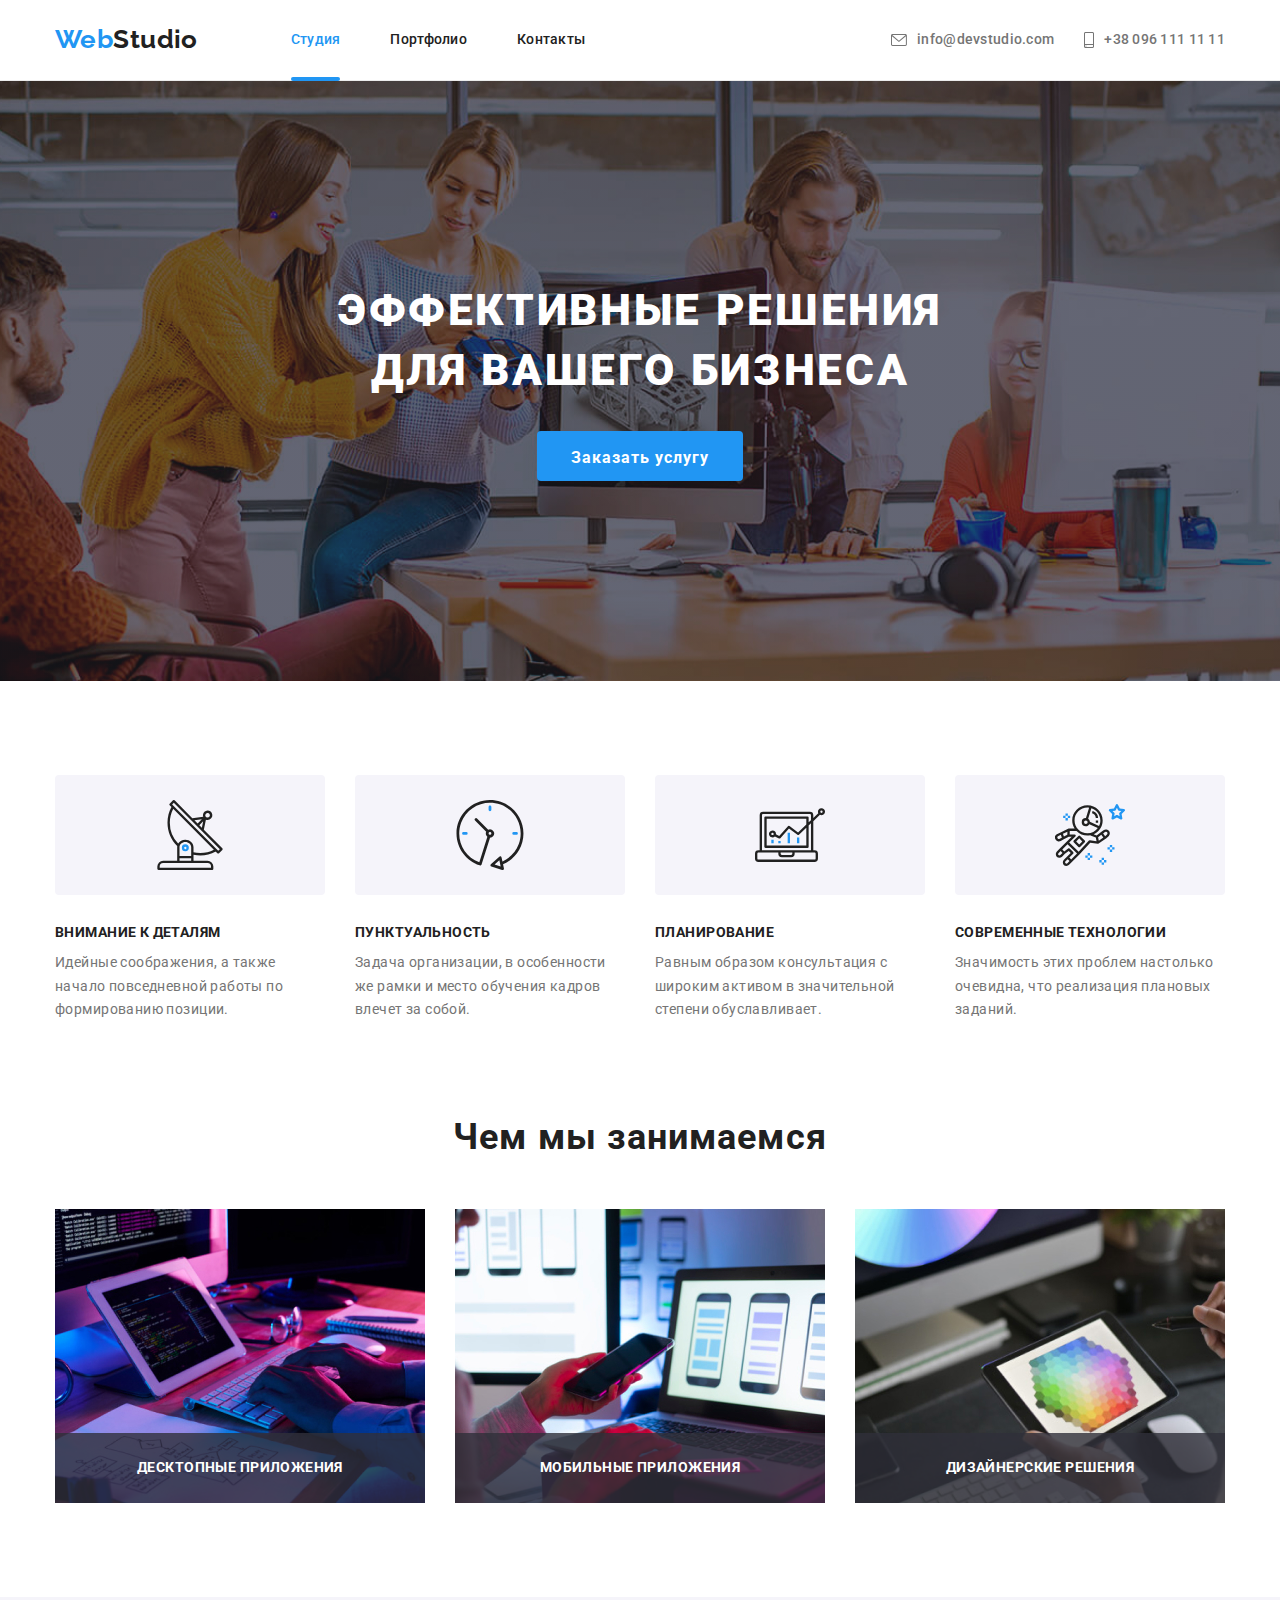
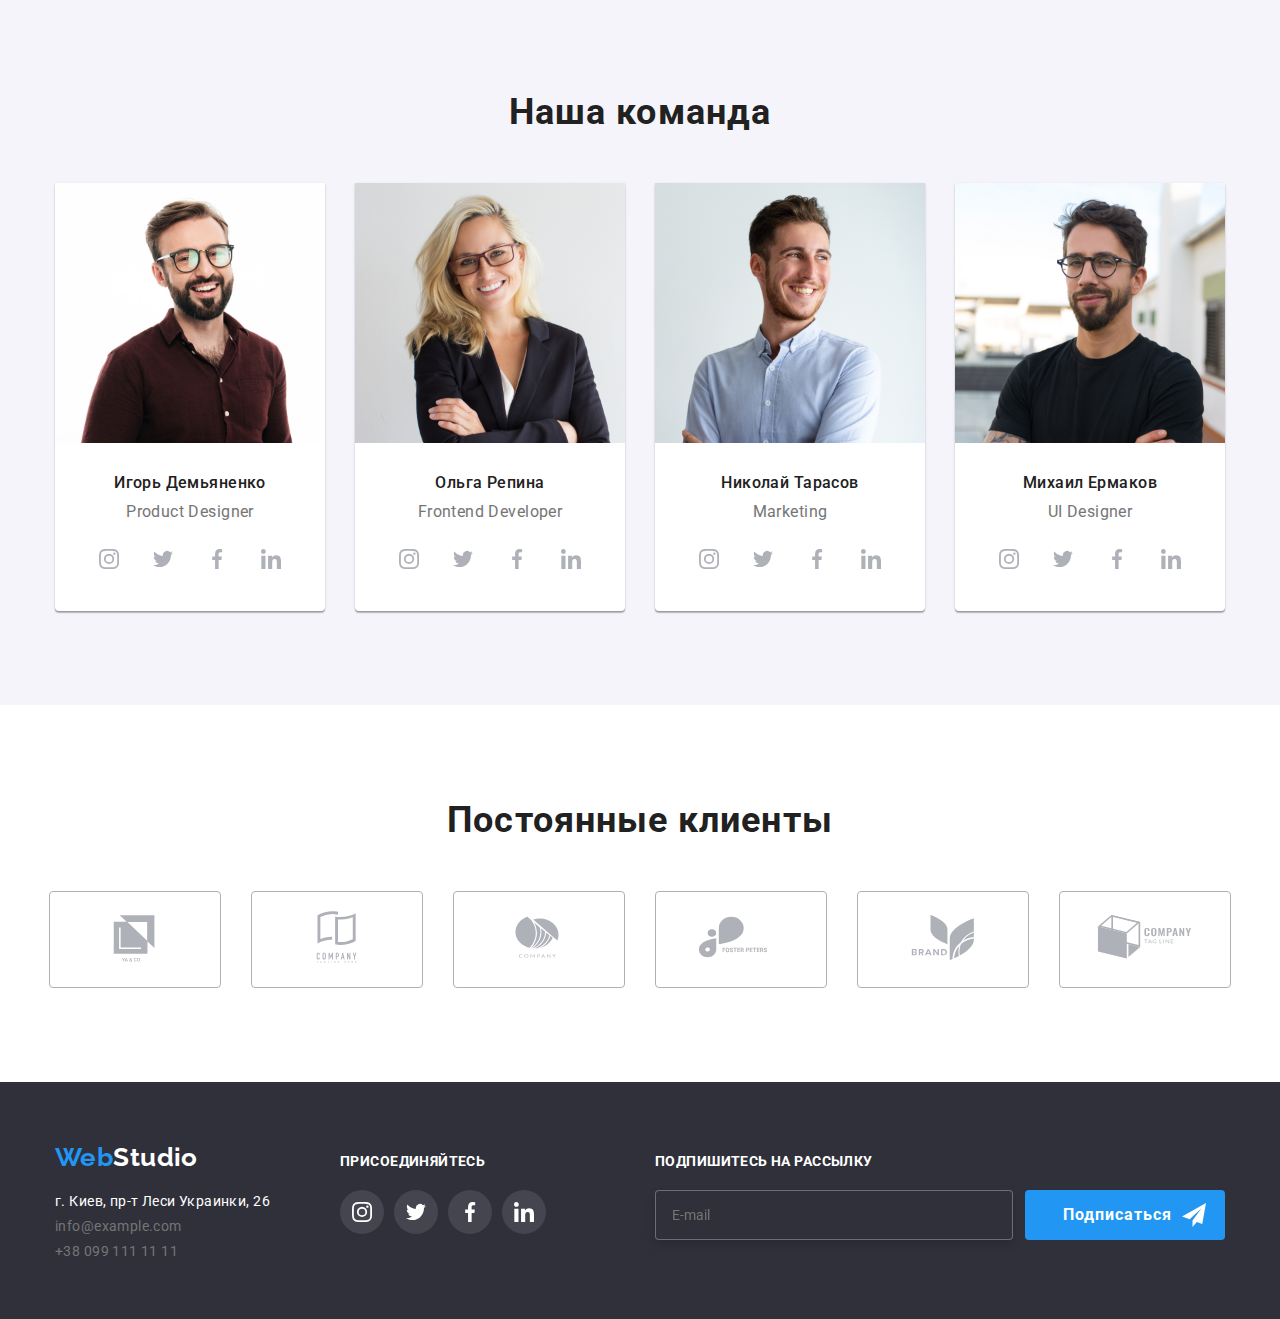
<file: index.html>
<!DOCTYPE html>
<html lang="ru">
  <head>
    <meta charset="UTF-8" />
    <meta http-equiv="X-UA-Compatible" content="IE=edge" />
    <meta name="viewport" content="width=device-width, initial-scale=1.0" />
    <title>WebStudio</title>
    <link href="https://fonts.googleapis.com/css2?family=Raleway:wght@700&family=Roboto:wght@400;500;700;900&display=swap" rel="stylesheet">
    <link rel="stylesheet" href="https://cdnjs.cloudflare.com/ajax/libs/modern-normalize/1.1.0/modern-normalize.min.css">
    <link rel="stylesheet" href="./css/main.min.css"/>
  </head>
  <body>
   <header class="header">
    <div class="container nav__flex">
      <nav class="header__label">
        <a href="#" class="logo first">Web<span class="logo--black">Studio</span></a>
        <ul class="nav list">
          <li class="nav__item"><a class="nav__link nav__link--current" href="#">Студия</a></li>
          <li class="nav__item"><a class="nav__link" href="./portfolio.html">Портфолио</a></li>
          <li class="nav__item"><a class="nav__link" href="#">Контакты</a></li>
        </ul>
      </nav>
      <ul class="auth">
        <li class="auth__item"><a href="email:info@devstudio.com" class="auth__mail">
          <svg class="auth__icon" width="16" height="12">
            <use href="./img/icons.svg#icon-envelope"></use>
          </svg>
          info@devstudio.com</a>
        </li>
        <li class="auth__item"><a href="tel:380961111111" class="auth__mail">
          <svg class="auth__icon" width="10" height="16">
            <use href="./img/icons.svg#icon-smartphone"></use>
          </svg>
          +38 096 111 11 11</a>
       </li>
      </ul>
    </div>
   </header>
   <main>
      <section class="hero">
       <div class="container">
         <h1 class="hero__title">Эффективные решения <br> для вашего бизнеса</h1>
         <button class="hero__button" type="button" data-modal-open>Заказать услугу</button>
       </div>
     </section>
      <section class="section firm">
        <div class="container">
          <h2 class="section__title name">Преимущества</h2>
          <ul class="features">
            <li class="features__list">
              <div class="features__icons">
                <svg class="features__icon-list">
                  <use href="./img/icons.svg#icon-antenna"  width="70" height="70"></use>
                </svg>
              </div>
              <h3 class="features__title">Внимание к деталям</h3>
              <p class="features__text">
                Идейные соображения, а также начало повседневной работы по
                формированию позиции.
              </p>
            </li>
            <li class="features__list">
              <div class="features__icons">
                <svg class="features__icon-list">
                  <use href="./img/icons.svg#icon-clock"  width="70" height="70"></use>
                </svg>
              </div>
              <h3 class="features__title">Пунктуальность</h3>
              <p class="features__text">
                Задача организации, в особенности же рамки и место обучения кадров
                влечет за собой.
              </p>
            </li>
            <li class="features__list">
              <div class="features__icons">
                  <svg class="features__icon-list">
                    <use href="./img/icons.svg#icon-diagram" width="70" height="70"></use>
                  </svg>
              </div>
              <h3 class="features__title">Планирование</h3>
              <p class="features__text">
                Равным образом консультация с широким активом в значительной степени
                обуславливает.
              </p>
            </li>
            <li class="features__list">
              <div class="features__icons">
                <svg class="features__icon-list" >
                  <use href="./img/icons.svg#icon-astronaut" width="70" height="70"></use>
                </svg>
              </div>
              <h3 class="features__title">Современные технологии</h3>
              <p class="features__text">
                Значимость этих проблем настолько очевидна, что реализация плановых
                заданий.
              </p>
            </li>
          </ul>
        </div>
      </section>
      <section class="section">
        <div class="container">
          <h2 class="section__title">Чем мы занимаемся</h2>
          <ul class="work-blok">
            <li class="work-blok__label">
              <div class="work-blok__display">
                <p class="features__title features__title--text">Десктопные приложения</p>
                <img src="./img/layout.jpg" class="img-photo" width="370" height="294" alt="Верстка" />
              </div>
            </li>
            <li class="work-blok__label">
              <div class="work-blok__display">
                <p class="features__title features__title--text">Мобильные приложения</p>
                <img src="./img/design.jpg" class="img-photo" width="370" height="294" alt="Дизайн" />
              </div>
            </li>
            <li class="work-blok__label">
              <div class="work-blok__display">
                <p class="features__title features__title--text">Дизайнерские решения</p>
                <img src="./img/registration.jpg" class="img-photo" width="370" height="294" alt="Внешнее оформление" />
              </div>
              
            </li>
          </ul>
        </div>
      </section>
     <section class="section team">
       <div class="container">
         <h2 class="section__title">Наша команда</h2>
         <ul class="card-set">
           <li class="card-set__photo">
             <img src="./img/demyanenko.jpg" width="270" height="260" alt="Игорь Демьяненко" />
             <div class="team-member">
               <h3 class="team-member__name">Игорь Демьяненко</h3>
               <p class="team-member__position">Product Designer</p>
                <ul class="set">
                  <li class="set__window">
                    <a href="#" class="set__social">
                      <svg width="20" height="20">
                        <use href="./img/icons.svg#icon-instagram"></use>
                      </svg>
                    </a>
                  </li>
                  <li class="set__window">
                    <a href="#" class="set__social">
                      <svg width="20" height="20">
                        <use href="./img/icons.svg#icon-twitter"></use>
                      </svg>
                    </a>
                  </li>
                  <li class="set__window">
                    <a href="#" class="set__social">
                      <svg width="20" height="20">
                        <use href="./img/icons.svg#icon-facebook"></use>
                      </svg>
                    </a>
                  </li>
                  <li class="set__window">
                    <a href="#" class="set__social">
                      <svg width="20" height="20">
                        <use href="./img/icons.svg#icon-linkedin"></use>
                      </svg>
                    </a>
                  </li>
                </ul>
             </div>
           </li>
           <li class="card-set__photo">
             <img src="./img/repina.jpg" class="img-photo" width="270" height="260" alt="Ольга Репина" />
             <div class="team-member">
               <h3 class="team-member__name">Ольга Репина</h3>
               <p class="team-member__position">Frontend Developer</p>
                <ul class="set">
                  <li class="set__window">
                    <a href="#" class="set__social">
                      <svg class="set__social-icon" width="20" height="20">
                        <use href="./img/icons.svg#icon-instagram"></use>
                      </svg>
                    </a>
                  </li>
                  <li class="set__window">
                    <a href="#" class="set__social">
                      <svg width="20" height="20">
                        <use href="./img/icons.svg#icon-twitter"></use>
                      </svg>
                    </a>
                  </li>
                  <li class="set__window">
                    <a href="#" class="set__social">
                      <svg width="20" height="20">
                        <use href="./img/icons.svg#icon-facebook"></use>
                      </svg>
                    </a>
                  </li>
                  <li class="set__window">
                    <a href="#" class="set__social">
                      <svg width="20" height="20">
                        <use href="./img/icons.svg#icon-linkedin"></use>
                      </svg>
                    </a>
                  </li>
                </ul>
             </div>
           </li>
           <li class="card-set__photo">
              <img src="./img/tarasov.jpg" class="img-photo" width="270" height="260" alt="Николай Тарасов" />
              <div class="team-member">
               <h3 class="team-member__name">Николай Тарасов</h3>
               <p class="team-member__position">Marketing</p>
                <ul class="set">
                  <li class="set__window">
                    <a href="#" class="set__social">
                      <svg class="set__social-icon" width="20" height="20">
                        <use href="./img/icons.svg#icon-instagram"></use>
                      </svg>
                    </a>
                  </li>
                  <li class="set__window">
                    <a href="#" class="set__social">
                      <svg width="20" height="20">
                        <use href="./img/icons.svg#icon-twitter"></use>
                      </svg>
                    </a>
                  </li>
                  <li class="set__window">
                    <a href="#" class="set__social">
                      <svg width="20" height="20">
                        <use href="./img/icons.svg#icon-facebook"></use>
                      </svg>
                    </a>
                  </li>
                  <li class="set__window">
                    <a href="#" class="set__social">
                      <svg width="20" height="20">
                        <use href="./img/icons.svg#icon-linkedin"></use>
                      </svg>
                    </a>
                  </li>
                </ul>
             </div>
           </li>
           <li class="card-set__photo">
             <img src="./img/ermakov.jpg" class="img-photo" width="270" height="260" alt="Михаил Ермаков" />
             <div class="team-member">
               <h3 class="team-member__name">Михаил Ермаков</h3>
               <p class="team-member__position">UI Designer</p>
                <ul class="set">
                  <li class="set__window">
                    <a href="#" class="set__social">
                      <svg width="20" height="20">
                        <use href="./img/icons.svg#icon-instagram"></use>
                      </svg>
                    </a>
                  </li>
                  <li class="set__window">
                    <a href="#" class="set__social">
                      <svg class="set__social-icon" width="20" height="20">
                        <use href="./img/icons.svg#icon-twitter"></use>
                      </svg>
                    </a>
                  </li>
                  <li class="set__window">
                    <a href="#" class="set__social">
                      <svg class="set__social-icon" width="20" height="20">
                        <use href="./img/icons.svg#icon-facebook"></use>
                      </svg>
                    </a>
                  </li>
                  <li class="set__window">
                    <a href="#" class="set__social">
                      <svg class="set__social-icon" width="20" height="20">
                        <use href="./img/icons.svg#icon-linkedin"></use>
                      </svg>
                    </a>
                  </li>
                </ul>
             </div>
           </li>
         </ul>
       </div>
     </section>
     <section class="section">
       <div class="container">
        <h2 class="section__title">Постоянные клиенты</h2>
        <ul class="client-set">
          <li class="client">
            <a href="#" class="client-set__item" >
              <svg class="client-set__icon" width="106" height="60">
                <use href="./img/icons.svg#icon-Logo"></use>
              </svg>
            </a>
          </li>
          <li class="client">
           <a href="#" class="client-set__item">
              <svg class="client-set__icon"  width="106" height="60">
                <use href="./img/icons.svg#icon-window" class="client-book"></use>
              </svg>
           </a>
          </li>
          <li class="client">
            <a href="#" class="client-set__item">
              <svg class="client-set__icon" width="106" height="60" >
                <use href="./img/icons.svg#icon-Logo-1"></use>
              </svg>
            </a>
          </li>
          <li class="client">
            <a href="#" class="client-set__item">
              <svg class="client-set__icon" width="106" height="60">
                <use href="./img/icons.svg#icon-foster"></use>
              </svg>
            </a>
          </li>
          <li class="client">
            <a href="#" class="client-set__item">
              <svg class="client-set__icon" width="106" height="60">
                <use href="./img/icons.svg#icon-brand"></use>
              </svg>
            </a>
          </li>
          <li class="client">
           <a href="#" class="client-set__item" >
              <svg class="client-icon" width="106" height="60">
                <use href="./img/icons.svg#icon-company3"></use>
              </svg>
           </a>
          </li>
        </ul>

       </div>
     </section>
   </main>
   <footer class="footer">
     <div class="container web">
       <div>
          <a href="#" class="logo">Web<span class="logo--white">Studio</span></a>
          <address>
            <ul class="address">
              <li class="address__item">
                <a href="https://bit.ly/3pXMvUd" target="blank" rel="noopener noreferrer" class="address__link">г. Киев, пр-т Леси
                  Украинки, 26</a>
              </li>
              <li class="address__email"><a href="info@example.com" class="contacts">info@example.com</a></li>
              <li class="address__email"><a href="tel:380991111111" class="contacts">+38 099 111 11 11</a></li>
            </ul>
          </address>
       </div>
        <div class="social-web">
          <p class="features__title features__title--white">присоединяйтесь</p>
          <ul class="set">
            <li class="set__window"><a href="#" class="set__icon">
              <svg width="20px" height="20px">
                <use href="./img/icons.svg#icon-instagram"></use>
              </svg>
             </a>
           </li>
            <li class="set__window"><a href="#" class="set__icon">
              <svg width="20px" height="20px">
                <use href="./img/icons.svg#icon-twitter"></use>
              </svg>
             </a>
           </li>
            <li  class="set__window"><a href="#" class="set__icon">
              <svg width="20px" height="20px">
                <use href="./img/icons.svg#icon-facebook"></use>
              </svg>
             </a>
           </li>
            <li class="set__window"><a href="#" class="set__icon">
              <svg width="20px" height="20px">
                <use href="./img/icons.svg#icon-linkedin"></use>
              </svg>

             </a>
           </li>
          </ul>
        </div>
        <form class="footer-form" name="subscription-form" action="#" autocomplete="off">
          <label class="footer-form__label" for="subscription">Подпишитесь на рассылку</label>
          <div class="footer-form__subscribe">
            <input class="footer-form__input" id="subscription" type="email" name="subscription" placeholder="E-mail">
            <button class="hero__button footer-form__button" type="submit">Подписаться
              <svg class="footer-form__icon" width="24" height="24">
                <use href="./img/icons.svg#icon-send"></use>
              </svg>
            </button>
          </div>
        </form>
     </div>
   </footer>
  <div class="backdrop is-hidden" data-modal>
    <div class="modal">
      <button class="close-icon" data-modal-close>
        <svg class="close">
          <use href="./img/icons.svg#icon-close"></use>
        </svg>
      </button>
     <div class="modal-form">
        <p class="modal__title">Оставьте свои данные, мы Вам перезвоним</p>
       <form class="form" name="order-form">
          <label class="form__label" for="name">Имя</label>
            <div class="form__field">
              <input class="form__input" type="text" name="name" id="name">
              <svg class="form__svg" width="18" height="18">
                <use href="./img/icons.svg#icon-person"></use>
              </svg>
            </div>
          <label class="form__label" for="tel">Телефон</label>
            <div class="form__field">
              <input class="form__input" type="tel" name="tel" id="tel">
              <svg class="form__svg" width="18" height="18">
                <use href="./img/icons.svg#icon-phone"></use>
              </svg>
            </div>
          <label class="form__label" for="email">Почта</label>
            <div class="form__field">
              <input class="form__input" type="email" name="email" id="email">
              <svg class="form__svg" width="18" height="18">
                <use href="./img/icons.svg#icon-email-black-18dp-1-1-1"></use>
              </svg>
            </div>
         
         <div class="form__field">
           <label class="form__label" for="content-comment">Коментарий</label>
           <textarea class="content-comment" name="comment" id="content-comment" placeholder="Введите текст"></textarea>
         </div>
         <div class="form__rights">
           <label class="form-checkbox" for="form-rights">
            <input class="checkbox" type="checkbox" name="checkbox" id="form-rights">
            <span class="checkbox__icon"></span>
            Соглашаюсь с рассылкой и принимаю
            <a class="modal__link" href="#">Условия договора</a>
           </label>
           <button class="hero__button form__button" type="submit">Отправить</button>
         </div>
        </form>
     </div>
    </div>    
  </div>
  <script src="./js/modal.js"></script>
</body>
</html>
</file>
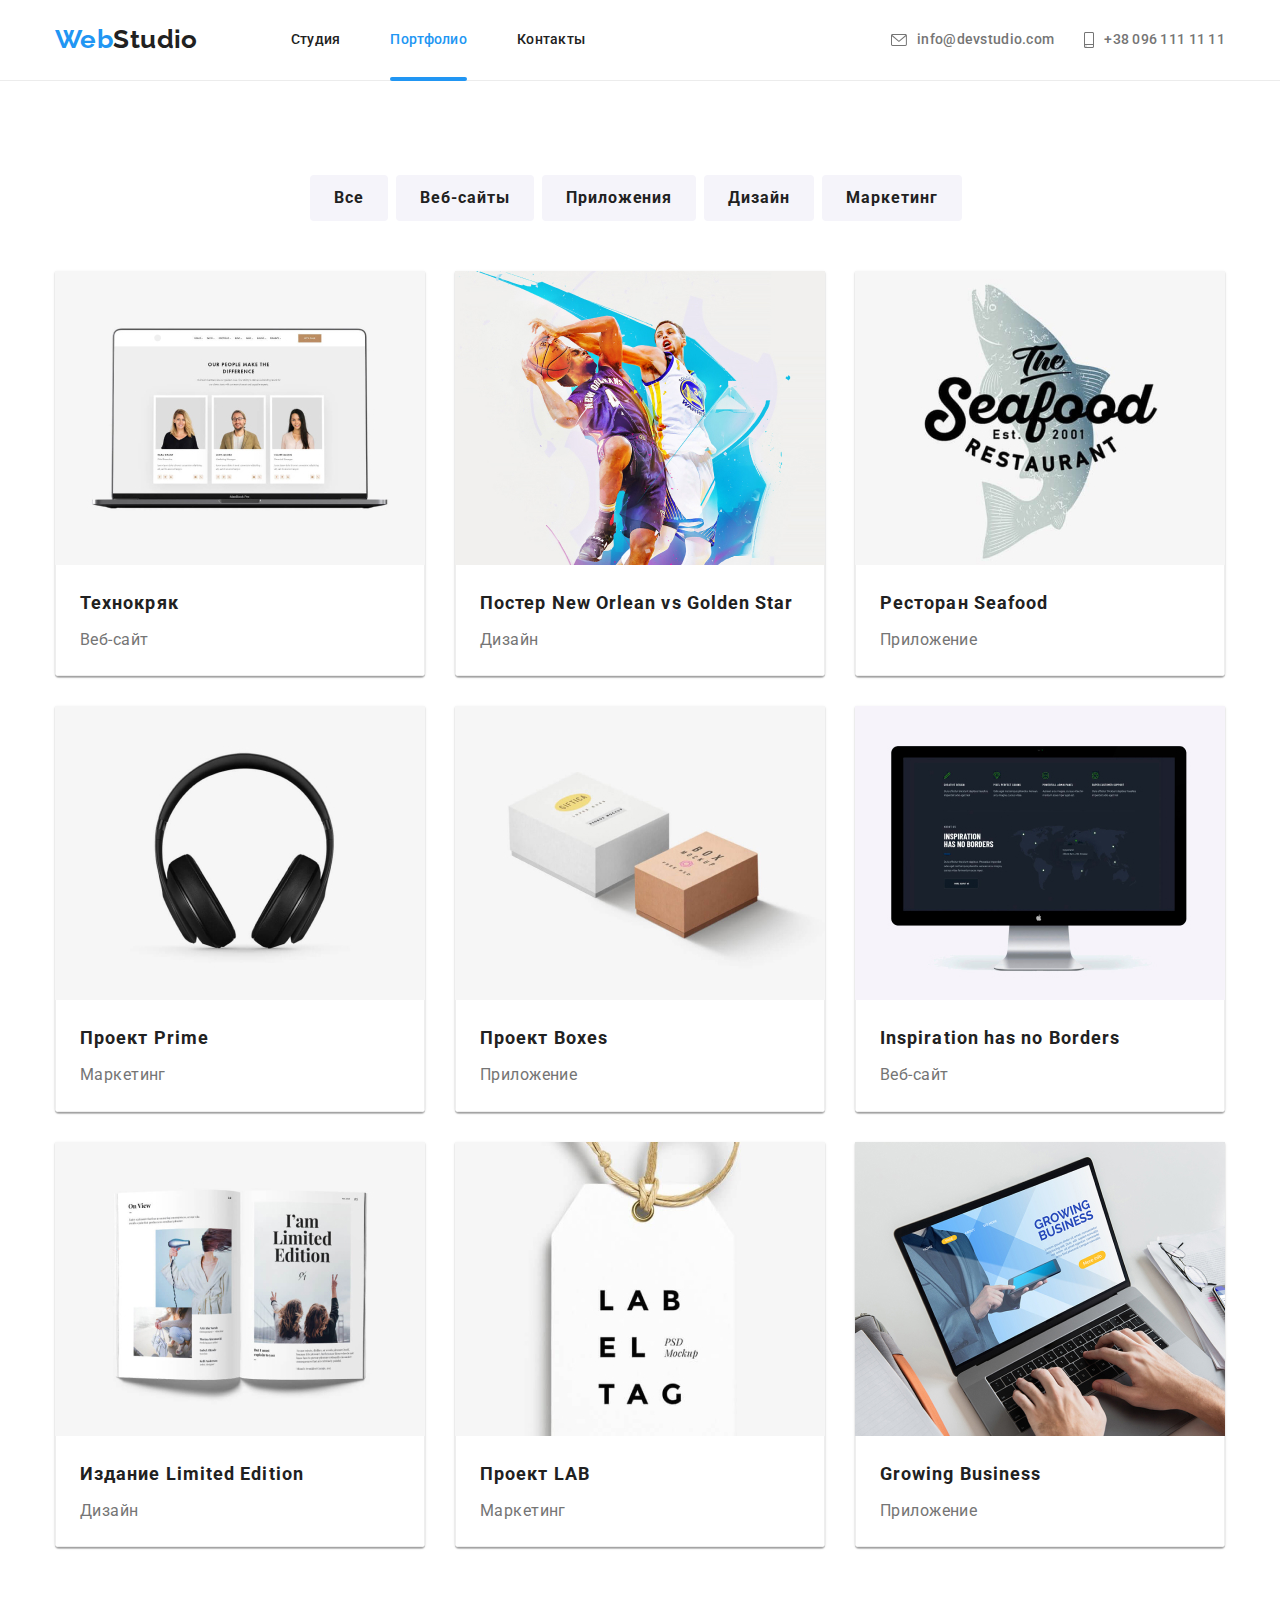
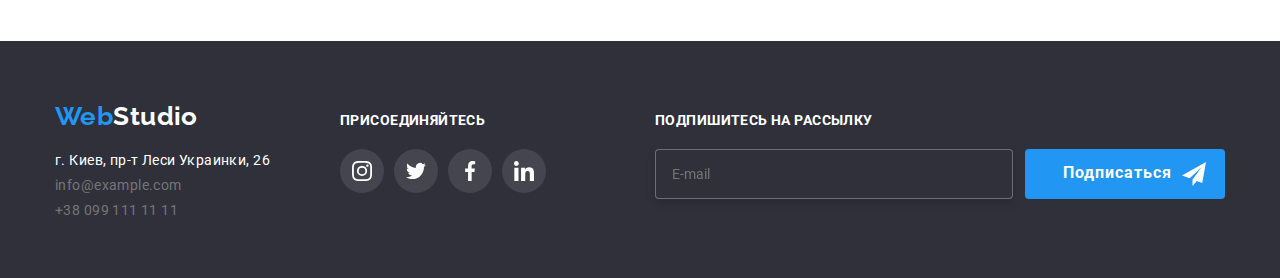
<file: portfolio.html>
<!DOCTYPE html>
<html lang="ru">
  <head>
    <meta charset="UTF-8" />
    <meta http-equiv="X-UA-Compatible" content="IE=edge" />
    <meta name="viewport" content="width=device-width, initial-scale=1.0" />
    <title>WebStudio</title>
    <link href="https://fonts.googleapis.com/css2?family=Raleway:wght@700&family=Roboto:wght@400;500;700;900&display=swap" rel="stylesheet">
    <link rel="stylesheet" href="https://cdnjs.cloudflare.com/ajax/libs/modern-normalize/1.1.0/modern-normalize.min.css">
    <link rel="stylesheet" href="./css/main.min.css" />
  </head>
  <body>
   <header class="header">
    <div class="container nav__flex">
      <nav class="header__label">
        <a href="#" class="logo first">Web<span class="logo--black">Studio</span></a>
        <ul class="nav list">
          <li class="nav__item"><a class="nav__link" href="./index.html">Студия</a></li>
          <li class="nav__item"><a class="nav__link nav__link--current" href="#" >Портфолио</a></li>
          <li class="nav__item"><a class="nav__link" href="#">Контакты</a></li>
        </ul>
      </nav>
      <ul class="auth">
        <li class="auth__item"><a href="email:info@devstdio.com" class="auth__mail">
          <svg class="auth__icon" width="16px" height="12px">
            <use href="./img/icons.svg#icon-envelope"></use>
          </svg>
          info@devstudio.com</a>
        </li>
        <li class="auth__item"><a href="tel:380961111111" class="auth__mail">
          <svg class="auth__icon" width="10px" height="16px">
            <use href="./img/icons.svg#icon-smartphone"></use>
          </svg>
         +38 096 111 11 11</a>
       </li>
      </ul>
    </div>
   </header>
   <main>
     <section class="section">
       <div class="container">
          <h1 class="title-project name">Проекты</h1>
          <ul class="menu">
           <li><button class="menu__button menu__button--invers" type="button">Все</button></li>
           <li><button class="menu__button menu__button--invers" type="button">Веб-сайты</button></li>
           <li><button class="menu__button menu__button--invers" type="button">Приложения</button></li>
           <li><button class="menu__button menu__button--invers" type="button">Дизайн</button></li>
           <li><button class="menu__button menu__button--invers" type="button">Маркетинг</button></li>
          </ul>
          <ul class="card-set">
           <li class="card-set__card">
              <a href="#" class="card-set__photo">
                <div class="animation">
                  <img src="./img/технокряк.jpg" class="animation__photo" width="370" height="295" alt="технокряк" />
                  <p class="animation__text">
                    Ресурс предлагает комплексные предложения с разным уровнем функционала и сервисов. Все это позволит посетителю
                    получить исчерпывающие сведения о компании или частном лице.
                  </p>
                </div>
                <div class="project">
                  <h2 class="project__title">Технокряк</h2>
                  <p class="project__text">Веб-сайт</p>
                </div>
              </a>
            </li>
            <li class="card-set__card">
              <a href="#" class="card-set__photo">
               <div class="animation">
                  <img src="./img/постер.jpg" class="animation__photo" width="370" height="295" alt="постер" />
                  <p class="animation__text">
                    Ресурс предлагает комплексные предложения с разным уровнем функционала и сервисов. Все это позволит посетителю получить исчерпывающие сведения о компании или частном лице.
                  </p>
               </div>
                <div class="project">
                  <h2 class="project__title">Постер New Orlean vs Golden Star</h2>
                  <p class="project__text">Дизайн</p>
                </div>
              </a>
            </li>
            <li class="card-set__card">
              <a href="#" class="card-set__photo">
                <div class="animation">
                  <img src="./img/seafood.jpg" class="animation__photo" width="370" height="295" alt="Ресторан Seafood" />
                  <p class="animation__text">
                    Ресурс предлагает комплексные предложения с разным уровнем функционала и сервисов. Все это позволит посетителю
                    получить исчерпывающие сведения о компании или частном лице.
                  </p>
                </div>
                <div class="project">
                  <h2 class="project__title">Ресторан Seafood</h2>
                  <p class="project__text">Приложение</p>
                </div>
              </a>
            </li>
            <li class="card-set__card">
              <a href="#" class="card-set__photo">
                <div class="animation">
                  <img src="./img/prime.jpg" class="animation__photo" width="370" height="295" alt="Проект Prime" />
                  <p class="animation__text">
                    Ресурс предлагает комплексные предложения с разным уровнем функционала и сервисов. Все это позволит посетителю
                    получить исчерпывающие сведения о компании или частном лице.
                  </p>
                </div>
                <div class="project">
                  <h2 class="project__title">Проект Prime</h2>
                  <p class="project__text">Маркетинг</p>
                </div>
              </a>
            </li>
            <li class="card-set__card">
              <a href="#" class="card-set__photo">
                <div class="animation">
                 <img src="./img/boxes.jpg" class="animation__photo" width="370" height="295" alt="Проект Boxes">
                 <p class="animation__text">
                  Ресурс предлагает комплексные предложения с разным уровнем функционала и сервисов. Все это позволит посетителю
                  получить исчерпывающие сведения о компании или частном лице.
                 </p>
                </div>
                <div class="project">
                  <h2 class="project__title">Проект Boxes</h2>
                  <p class="project__text">Приложение</p>
                </div>
              </a>
            </li>
            <li class="card-set__card">
              <a href="#" class="card-set__photo">
                <div class="animation">
                  <img src="./img/inspiration.jpg" class="animation__photo" width="370" height="295" alt="Inspiration has no Borders" />
                 <p class="animation__text">
                   Ресурс предлагает комплексные предложения с разным уровнем функционала и сервисов. Все это позволит посетителю
                   получить исчерпывающие сведения о компании или частном лице.
                 </p>
                </div>
                <div class="project">
                  <h2 class="project__title">Inspiration has no Borders</h2>
                  <p class="project__text">Веб-сайт</p>
                </div>
              </a>
            </li>
            <li class="card-set__card">
              <a href="#" class="card-set__photo">
                <div class="animation">
                  <img src="./img/издание.jpg" class="animation__photo" width="370" height="295" alt="Издание Limited Edition" />
                  <p class="animation__text">
                    Ресурс предлагает комплексные предложения с разным уровнем функционала и сервисов. Все это позволит посетителю
                    получить исчерпывающие сведения о компании или частном лице.
                  </p>
                </div>
                <div class="project">
                  <h2 class="project__title">Издание Limited Edition</h2>
                  <p class="project__text">Дизайн</p>
                </div>
              </a>
            </li>
            <li class="card-set__card">
              <a href="#" class="card-set__photo">
                <div class="animation">
                  <img src="./img/lab.jpg" class="animation__photo" width="370" height="295" alt="Проект LAB" />
                  <p class="animation__text">
                    Ресурс предлагает комплексные предложения с разным уровнем функционала и сервисов. Все это позволит посетителю
                    получить исчерпывающие сведения о компании или частном лице.
                  </p>
                </div>
                <div class="project">
                  <h2 class="project__title">Проект LAB</h2>
                  <p class="project__text">Маркетинг</p>
                </div>
              </a>
            </li>
            <li class="card-set__card">
              <a href="#" class="card-set__photo">
                <div class="animation">
                  <img src="./img/business.jpg" class="animation__photo" width="370" height="295" alt="Growing Business" />
                  <p class="animation__text">
                    Ресурс предлагает комплексные предложения с разным уровнем функционала и сервисов. Все это позволит посетителю
                    получить исчерпывающие сведения о компании или частном лице.
                  </p>
                </div>
                <div class="project">
                  <h2 class="project__title">Growing Business</h2>
                  <p class="project__text">Приложение</p>
                </div>
              </a>
            </li>
          </ul>
       </div>
      </section>
   </main>
   <footer class="footer">
     <div class="container web">
       <div>
          <a href="#" class="logo second">Web<span class="logo--white">Studio</span></a>
          <address>
            <ul class="address">
              <li class="address__item">
                <a href="https://bit.ly/3pXMvUd" target="_blank" rel="noopener noreferrer" class="address__link">г. Киев, пр-т Леси
                  Украинки, 26</a>
              </li>
              <li class="address__email"><a href="info@example.com" class="contacts">info@example.com</a></li>
              <li class="address__email"><a href="tel:380991111111" class="contacts">+38 099 111 11 11</a></li>
            </ul>
          </address>
       </div>
        <div class="social-web">
          <h3 class="features__title features__title--white">присоединяйтесь</h3>
          <ul class="set">
            <li class="set__window"><a href="#" class="set__icon">
                <svg width="20px" height="20px">
                  <use href="./img/icons.svg#icon-instagram"></use>
                </svg>
              </a>
            </li>
            <li class="set__window"><a href="#" class="set__icon">
                <svg width="20px" height="20px">
                  <use href="./img/icons.svg#icon-twitter"></use>
                </svg>
              </a>
            </li>
            <li class="set__window"><a href="#" class="set__icon">
                <svg width="20px" height="20px">
                  <use href="./img/icons.svg#icon-facebook"></use>
                </svg>
              </a>
            </li>
            <li class="set__window"><a href="#" class="set__icon">
                <svg width="20px" height="20px">
                  <use href="./img/icons.svg#icon-linkedin"></use>
                </svg>
          
              </a>
            </li>
          </ul>
       </div>
       <form class="footer-form" name="subscription-form" action="#" autocomplete="off">
          <label class="footer-form__label" for="subscription">Подпишитесь на рассылку</label>
          <div class="footer-form__subscribe">
            <input class="footer-form__input" id="subscription" type="email" name="subscription" placeholder="E-mail">
            <button class="hero__button footer-form__button" type="submit">Подписаться
              <svg class="footer-form__icon" width="24" height="24">
                <use href="./img/icons.svg#icon-send"></use>
              </svg>
            </button>
          </div>
        </form>
     </div>
   </footer>
</body>
  </html>
</file>
<file: css/main.min.css>
body{background-color:var(--primary-white-color);color:var(--title-text-color);font-family:Roboto, sans-serif;font-size:14px;letter-spacing:0.03em}.container{max-width:1600px;margin:0 auto;width:1200px;padding-left:15px;padding-right:15px}*,*::before,*::after{-webkit-box-sizing:border-box;box-sizing:border-box}h1,h2,h3,h4,h5,h6,p{margin:0}ul{list-style:none;margin:0;padding-left:0}img{display:block;max-width:100%;height:auto}:root{--primary-text-color: #757575;--title-text-color: #212121;--accent-color: #2196F3;--primary-white-color: #FFFFFF;--background-color: #2F303A;--background-color-alternativ: #F5F4FA;--accent-text-color: #188ce8;--line-color: #ECECEC;--line-color-second: #EEEEEE;--border-line: #AFB1B8;--cubik: cubic-bezier(0.4, 0, 0.2, 1)}.header{border-bottom:1px var(--line-color) solid}.header__label{display:-webkit-box;display:-ms-flexbox;display:flex}.logo{display:block;color:var(--accent-color);font-family:Raleway, sans-serif;font-weight:700;font-size:26px;line-height:1.19;text-decoration:none}.logo--black{color:var(--title-text-color)}.first{padding-top:24px;padding-bottom:25px}.nav{display:-webkit-box;display:-ms-flexbox;display:flex;margin-left:93px}.nav__flex{display:-webkit-box;display:-ms-flexbox;display:flex;-webkit-box-align:center;-ms-flex-align:center;align-items:center}.nav__item{position:relative;margin-right:50px;color:var(--title-text-color)}.nav__item:last-child{margin-right:0}.nav a{display:block;padding-top:32px;padding-bottom:32px;font-weight:500;font-size:14px;line-height:1.14;letter-spacing:0.02em;text-decoration:none;font-style:normal}.nav__link{margin-top:0;margin-bottom:0;color:var(--title-text-color);text-decoration:none;font-style:normal}.nav__link--current{display:block;padding-top:32px;padding-bottom:32px;color:var(--accent-color)}.nav__link--current::after{content:"";display:block;width:100%;height:4px;left:0;bottom:-1px;border-radius:2px;background-color:var(--accent-color);position:absolute}.auth{display:block;display:-webkit-box;display:-ms-flexbox;display:flex;margin-left:auto;color:var(--primary-text-color);font-weight:500;line-height:1.14;text-decoration:none;letter-spacing:0.02em}.auth:hover,.auth:focus{color:var(--accent-color);fill:var(--accent-color)}.auth .item+.item{margin-left:50px}.auth__mail{display:-webkit-box;display:-ms-flexbox;display:flex;padding-top:32px;padding-bottom:32px;margin-left:30px;color:var(--primary-text-color);-webkit-box-align:center;-ms-flex-align:center;align-items:center;text-decoration:none;fill:var(--primary-text-color);-webkit-transition:color 250ms var(--cubik),fill 250ms var(--cubik);transition:color 250ms var(--cubik),fill 250ms var(--cubik)}.auth__mail:hover,.auth__mail:focus{color:var(--accent-color);fill:var(--accent-color)}.auth__icon{margin-right:10px}.hero{padding-top:200px;padding-bottom:200px;background-color:var(--background-color);text-align:center;background-image:-webkit-gradient(linear, left bottom, left top, from(rgba(47,48,58,0.4)), to(rgba(47,48,58,0.4))),url(../img/герой.jpg);background-image:linear-gradient(to top, rgba(47,48,58,0.4), rgba(47,48,58,0.4)),url(../img/герой.jpg);background-repeat:no-repeat;background-position:center}.hero__title{margin-top:0;margin-bottom:30px;color:var(--primary-white-color);font-weight:900;font-size:44px;line-height:1.36;text-align:center;letter-spacing:0.06em;text-transform:uppercase}.name{display:none}.section{padding-top:94px;padding-bottom:94px}.section__title{margin-top:0;margin-bottom:50px;color:var(--title-text-color);font-weight:700;font-size:36px;line-height:1.17;text-align:center;letter-spacing:0.03em}.firm{padding-bottom:0}.features{display:-webkit-box;display:-ms-flexbox;display:flex;margin-top:0;margin-bottom:0}.features__list{margin-right:30px}.features__list__list:last-child{margin-right:0}.features__icons{display:-webkit-box;display:-ms-flexbox;display:flex;-webkit-box-align:center;-ms-flex-align:center;align-items:center;-webkit-box-pack:center;-ms-flex-pack:center;justify-content:center;width:270px;height:120px;border-radius:4px;margin-bottom:30px;background-color:var(--background-color-alternativ)}.features__icon-list{width:70px;height:70px}.features__title{margin-bottom:10px;color:var(--title-text-color);font-weight:700;font-size:14px;line-height:1.14;text-transform:uppercase}.features__text{color:var(--primary-text-color);line-height:1.71}.team{background-color:var(--background-color-alternativ)}.features__title--text{width:370px;height:70px;display:-webkit-box;display:-ms-flexbox;display:flex;-webkit-box-align:center;-ms-flex-align:center;align-items:center;-webkit-box-pack:center;-ms-flex-pack:center;justify-content:center;margin-bottom:0;color:var(--primary-white-color);background-color:rgba(47,48,58,0.8);position:absolute;left:0;bottom:0}.features__title--white{color:var(--primary-white-color);margin-bottom:20px}.work-blok{display:block;display:-webkit-box;display:-ms-flexbox;display:flex;margin-top:0;margin-bottom:0}.work-blok__label{margin-right:30px}.work-blok__label:last-child{margin-right:0}.work-blok__display{position:relative}.work-list .title{color:var(--title-text-color)}.work-list{display:-webkit-box;display:-ms-flexbox;display:flex;margin-top:0;margin-bottom:0}.work-list .photo-team{margin-right:30px}.card-set{display:-webkit-box;display:-ms-flexbox;display:flex;-ms-flex-wrap:wrap;flex-wrap:wrap}.card-set__photo{display:block;text-decoration:none;overflow:hidden;margin-top:0;margin-bottom:0;margin-right:30px;background-color:var(--primary-white-color);-webkit-box-shadow:0px 1px 3px rgba(0,0,0,0.12),0px 1px 1px rgba(0,0,0,0.14),0px 2px 1px rgba(0,0,0,0.2);box-shadow:0px 1px 3px rgba(0,0,0,0.12),0px 1px 1px rgba(0,0,0,0.14),0px 2px 1px rgba(0,0,0,0.2);border-radius:0px 0px 4px 4px}.card-set__photo:hover,.card-set__photo:focus{-webkit-box-shadow:0px 1px 1px rgba(0,0,0,0.12),0px 4px 4px rgba(0,0,0,0.06),1px 4px 6px rgba(0,0,0,0.16);box-shadow:0px 1px 1px rgba(0,0,0,0.12),0px 4px 4px rgba(0,0,0,0.06),1px 4px 6px rgba(0,0,0,0.16)}.card-set__photo:last-child{margin-right:0}.team-member{padding-top:30px;padding-bottom:30px}.team-member__name{margin-top:0;margin-bottom:10px;font-weight:500;font-size:16px;line-height:1.2;text-align:center}.team-member__position{margin-top:0;margin-bottom:0;color:var(--primary-text-color);font-size:16px;line-height:1.2;text-align:center}.card-set__photo:hover .animation__text{-webkit-transform:translateY(0);transform:translateY(0)}.card-set__card{width:370px;margin-right:30px;margin-bottom:30px}.card-set__card:nth-child(3n){margin-right:0}.card-set__card:nth-last-child(-n+3){margin-bottom:0}.card-set__card:hover .animation__text{opacity:1}.animation{position:relative;overflow:hidden}.animation__photo{display:block}.animation__text{display:block;padding:63px 24px;text-align:left;top:0;left:0;width:100%;height:100%;color:var(--primary-white-color);background-color:rgba(33,150,243,0.9);font-size:18px;line-height:1.6;position:absolute;-webkit-transform:translateY(101%);transform:translateY(101%);-webkit-transition:-webkit-transform 250ms var(--cubik);transition:-webkit-transform 250ms var(--cubik);transition:transform 250ms var(--cubik);transition:transform 250ms var(--cubik), -webkit-transform 250ms var(--cubik)}.project{padding:20px 24px;border-right:1px var(--line-color-second) solid;border-bottom:1px var(--line-color-second) solid;border-left:1px var(--line-color-second) solid;background-color:var(--primary-white-color)}.project__title{margin-bottom:4px;color:var(--title-text-color);font-weight:700;font-size:18px;line-height:2;text-decoration:none;letter-spacing:0.06em}.project__text{margin-top:0;margin-bottom:0;color:var(--primary-text-color);font-weight:400;font-size:16px;line-height:1.88}.menu{display:-webkit-box;display:-ms-flexbox;display:flex;-webkit-box-pack:center;-ms-flex-pack:center;justify-content:center;margin-bottom:50px}.menu__button{font-weight:700;font-size:16px;line-height:1.9;border-radius:4px;letter-spacing:0.06em;border-color:transparent;-webkit-transition:background-color 250ms var(--cubik),color 250ms var(--cubik);transition:background-color 250ms var(--cubik),color 250ms var(--cubik)}.menu__button--invers{margin-bottom:0;margin-right:8px;padding:6px 22px;color:var(--title-text-color);background-color:var(--background-color-alternativ)}.menu__button--invers:focus,.menu__button--invers:hover{color:var(--primary-white-color);background-color:var(--accent-color);-webkit-box-shadow:0px 3px 1px rgba(0,0,0,0.1),0px 1px 2px rgba(0,0,0,0.08),0px 2px 2px rgba(0,0,0,0.12);box-shadow:0px 3px 1px rgba(0,0,0,0.1),0px 1px 2px rgba(0,0,0,0.08),0px 2px 2px rgba(0,0,0,0.12)}.hero__button{display:inline-block;padding:10px 32px;min-width:200px;height:50px;color:var(--primary-white-color);background-color:var(--accent-color);font-weight:700;font-size:16px;line-height:1.9;border-radius:4px;letter-spacing:0.06em;border-color:transparent}.hero__button:focus,.hero__button:hover{color:var(--primary-white-color);background-color:var(--accent-text-color)}.set{display:-webkit-box;display:-ms-flexbox;display:flex;margin-top:16px;-webkit-box-pack:center;-ms-flex-pack:center;justify-content:center}.set__social{display:-webkit-box;display:-ms-flexbox;display:flex;padding:12px;width:44px;height:44px;color:var(--primary-white-color);fill:var(--border-line);-webkit-box-pack:center;-ms-flex-pack:center;justify-content:center;-webkit-box-align:center;-ms-flex-align:center;align-items:center;border-radius:50%;-webkit-transition:background-color 250ms var(--cubik),fill 250ms var(--cubik);transition:background-color 250ms var(--cubik),fill 250ms var(--cubik)}.set__social:hover,.set__social:focus{background-color:var(--accent-color);fill:var(--primary-white-color)}.set__window:not(:last-child){margin-right:10px}.set__icon{display:-webkit-box;display:-ms-flexbox;display:flex;width:44px;height:44px;background:rgba(255,255,255,0.1);border-radius:50%;-webkit-box-align:center;-ms-flex-align:center;align-items:center;-webkit-box-pack:center;-ms-flex-pack:center;justify-content:center;fill:var(--primary-white-color);-webkit-transition:background-color 250ms var(--cubik);transition:background-color 250ms var(--cubik)}.set__icon:hover{background-color:var(--accent-color)}.client-set{display:-webkit-box;display:-ms-flexbox;display:flex;-webkit-box-pack:center;-ms-flex-pack:center;justify-content:center}.client{margin-right:30px}.client:last-child{margin-right:0}.client-set__icon{width:106px;height:60px}.client-set__item{display:block;-o-object-position:center;object-position:center;padding:16px 32px;-webkit-box-sizing:border-box;box-sizing:border-box;border:1px solid var(--border-line);border-radius:4px;fill:var(--border-line);-webkit-transition:border 250ms var(--cubik),fill 250ms var(--cubik);transition:border 250ms var(--cubik),fill 250ms var(--cubik)}.client-set__item:hover,.client-set__item:focus{border:1px solid var(--accent-color);fill:var(--accent-color)}.footer{padding-top:60px;padding-bottom:60px;background-color:var(--background-color)}.web{display:-webkit-box;display:-ms-flexbox;display:flex;-webkit-box-align:baseline;-ms-flex-align:baseline;align-items:baseline}.social-web{margin-left:70px}.address__item{margin-top:20px}.address__email{margin-top:9px;text-decoration:none}.logo--white{color:var(--primary-white-color)}.address__link{color:var(--primary-white-color);text-decoration:none;font-style:normal}.address__link:hover,.address__link:focus{color:var(--accent-color)}.contacts{color:var(--primary-text-color);text-decoration:none;font-style:normal}.contacts:hover,.contacts:focus{color:var(--accent-color)}.footer-form{display:-webkit-box;display:-ms-flexbox;display:flex;-webkit-box-orient:vertical;-webkit-box-direction:normal;-ms-flex-direction:column;flex-direction:column;margin-left:auto}.footer-form__label{margin-bottom:20px;font-weight:700;font-size:14px;line-height:1.14;letter-spacing:0.03em;text-transform:uppercase;color:var(--primary-white-color)}.footer-form__subscribe{display:-webkit-box;display:-ms-flexbox;display:flex;-webkit-box-align:center;-ms-flex-align:center;align-items:center;-webkit-box-pack:center;-ms-flex-pack:center;justify-content:center}.footer-form__input{padding:15px 16px;margin-right:12px;width:358px;height:50px;border:1px solid rgba(255,255,255,0.3);-webkit-filter:drop-shadow(0px 4px 4px rgba(0,0,0,0.15));filter:drop-shadow(0px 4px 4px rgba(0,0,0,0.15));border-radius:4px;background-color:var(--background-color)}.footer-form__button{display:-webkit-box;display:-ms-flexbox;display:flex;-webkit-box-align:center;-ms-flex-align:center;align-items:center;-webkit-box-pack:center;-ms-flex-pack:center;justify-content:center;padding:10px 10px 10px 29px;margin-bottom:0;background-color:var(--accent-color)}.footer-form__icon{margin-left:10px;width:24px;height:24px;fill:var(--main-background-color)}.form__field{position:relative;margin-bottom:10px}.form__label{display:block;margin-bottom:4px;font-size:12px;line-height:1.16;letter-spacing:0.01em;color:var(--primary-text-color)}.form__input{padding-left:42px;width:100%;height:40px;border:1px solid rgba(33,33,33,0.2);border-radius:4px;color:var(--text-color);cursor:pointer;-webkit-transition:border 250ms cubic-bezier(0.4, 0, 0.2, 1),outline 250ms cubic-bezier(0.4, 0, 0.2, 1);transition:border 250ms cubic-bezier(0.4, 0, 0.2, 1),outline 250ms cubic-bezier(0.4, 0, 0.2, 1)}.form__input:hover,.form__input:focus{border:1px solid var(--accent-color);outline:1px solid var(--accent-color)}.form__svg{position:absolute;top:11px;left:12px;fill:currentColor;-webkit-transition:fill 250ms cubic-bezier(0.4, 0, 0.2, 1);transition:fill 250ms cubic-bezier(0.4, 0, 0.2, 1)}.form__input:hover+.form__svg,.form__input:focus+.form__svg{fill:var(--accent-color)}.content-comment{display:block;width:100%;height:120px;padding:12px 16px;resize:none;border:1px solid rgba(33,33,33,0.2);border-radius:4px;cursor:pointer}.content-comment:hover,.content-comment:focus{border:1px solid var(--accent-color);outline:1px solid var(--accent-color)}.form-rights{margin-top:20px}.form-checkbox{display:-webkit-box;display:-ms-flexbox;display:flex;-webkit-box-pack:center;-ms-flex-pack:center;justify-content:center;-webkit-box-align:center;-ms-flex-align:center;align-items:center;margin-bottom:4px;font-size:14px;line-height:1.71;letter-spacing:0.03em;color:var(--primary-text-color)}.checkbox{position:absolute;width:1px;height:1px;margin:-1px;border:0;padding:0;clip:rect(0 0 0 0);overflow:hidden}.checkbox__icon{display:inline-block;margin-right:9px;width:16px;height:15px;border:2px solid var(--title-text-color);border-radius:4px}.checkbox:checked+.checkbox__icon{border-color:var(--accent-color);background-color:var(--accent-color);background-image:url(../img/icon-check.svg);background-size:contain;background-origin:border-box}.form__button{display:block;padding:10px 55px;margin-top:30px;margin-left:auto;margin-right:auto}.backdrop{position:fixed;top:0;left:0;width:100%;height:100%;background:rgba(0,0,0,0.2);opacity:1;-webkit-transition:opacity 250ms var(--cubik);transition:opacity 250ms var(--cubik)}.backdrop.is-hidden{opacity:0;pointer-events:none}.backdrop.is-hidden .modal{-webkit-transform:translate(-50%, -50%) scale(1.1);transform:translate(-50%, -50%) scale(1.1)}.modal{position:absolute;top:50%;left:50%;width:528px;height:581px;background-color:white;-webkit-transform:translate(-50%, -50%) scale(1);transform:translate(-50%, -50%) scale(1);-webkit-transition:-webkit-transform 250ms var(--cubik);transition:-webkit-transform 250ms var(--cubik);transition:transform 250ms var(--cubik);transition:transform 250ms var(--cubik), -webkit-transform 250ms var(--cubik);-webkit-box-shadow:0px 1px 3px rgba(0,0,0,0.12),0px 1px 1px rgba(0,0,0,0.14),0px 2px 1px rgba(0,0,0,0.2);box-shadow:0px 1px 3px rgba(0,0,0,0.12),0px 1px 1px rgba(0,0,0,0.14),0px 2px 1px rgba(0,0,0,0.2);border-radius:4px}.close-icon{position:absolute;top:8px;right:8px;display:-webkit-box;display:-ms-flexbox;display:flex;-webkit-box-pack:center;-ms-flex-pack:center;justify-content:center;-webkit-box-align:center;-ms-flex-align:center;align-items:center;width:30px;height:30px;border:1px solid rgba(0,0,0,0.1);border-radius:50%;fill:var(--title-text-color);background-color:var(--primary-white-color)}.close-icon:hover,.close-icon:focus{fill:var(--accent-color)}textarea{resize:none}.modal-form{padding:40px}.modal__title{margin-bottom:12px;font-weight:700;font-size:20px;line-height:1.15;text-align:center;letter-spacing:0.03em;color:var(--title-text-color)}.modal__link{color:var(--accent-color)}
/*# sourceMappingURL=main.min.css.map */
</file>
